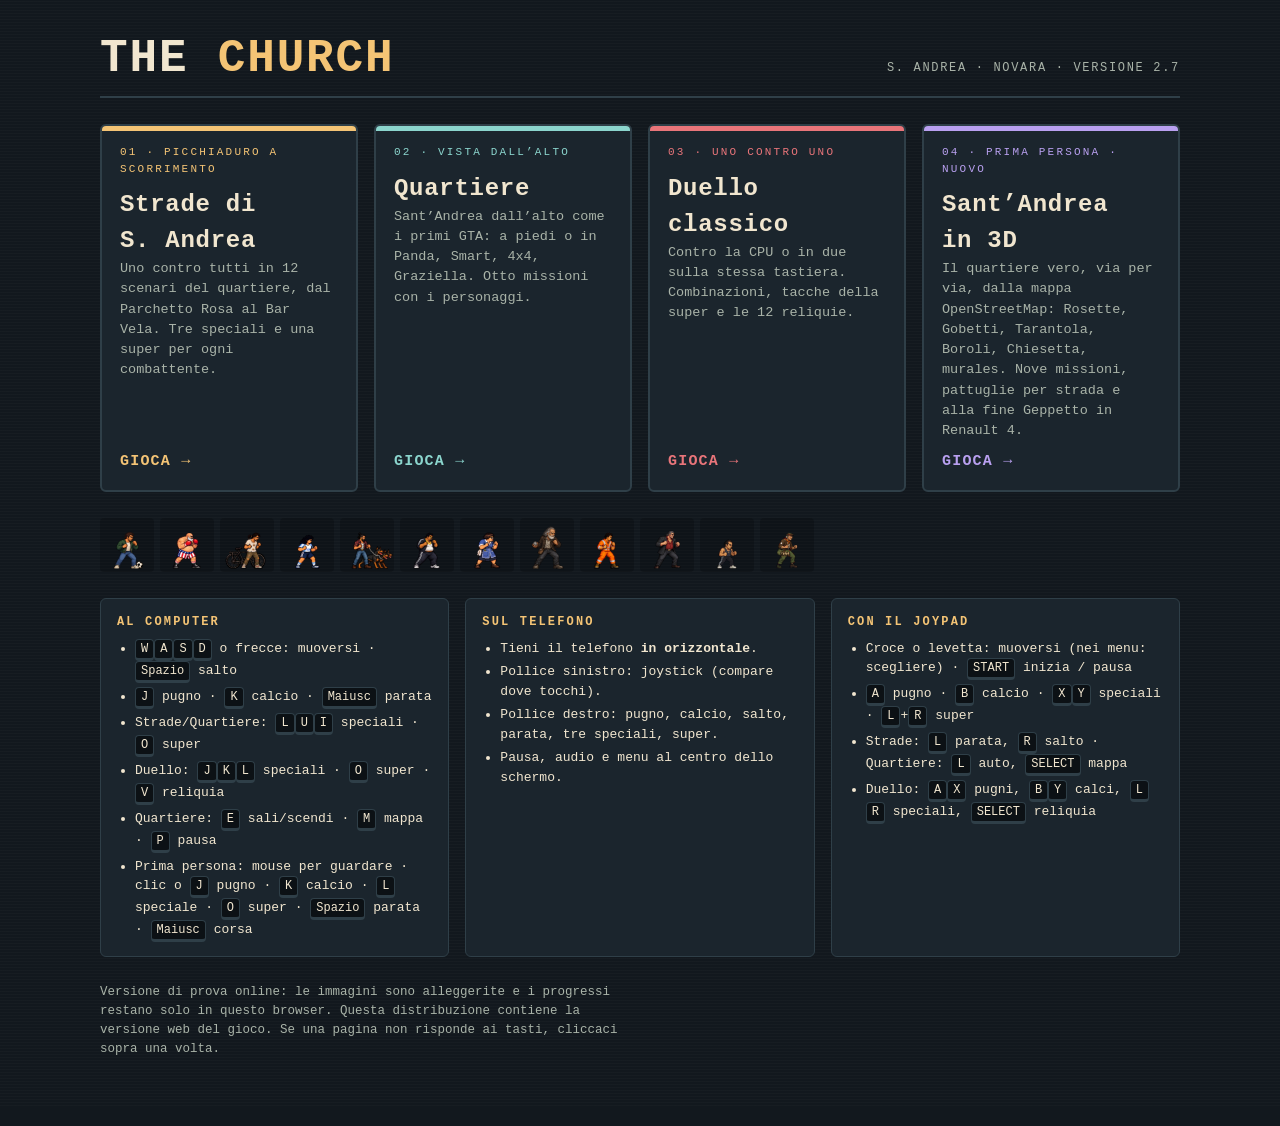
<file: the-church/index.html>
<!doctype html>
<html lang="it"><head><meta charset="utf-8"><meta name="viewport" content="width=device-width,initial-scale=1,viewport-fit=cover"><link rel="manifest" href="manifest.webmanifest"><meta name="mobile-web-app-capable" content="yes"><meta name="apple-mobile-web-app-capable" content="yes"><meta name="apple-mobile-web-app-status-bar-style" content="black-translucent"><meta name="apple-mobile-web-app-title" content="The Church"><link rel="apple-touch-icon" href="assets/icon-180.png">
<title>The Church 2.7</title>
<meta name="claude:viewport-fit-sides" content="cover">
<style>
:root{
  --bg:#12181e;--panel:#1b252d;--line:#2f3f48;--fg:#f1e6cf;--muted:#a9b3a8;
  --gold:#f4c475;--teal:#8bd5cd;--rose:#e9757a;--ink:#0c1115;
  color-scheme:dark;
}
*{box-sizing:border-box}
body{background:var(--bg);color:var(--fg);font:15px/1.5 ui-monospace,"SF Mono",Menlo,Consolas,monospace;
  padding-left:max(16px,env(safe-area-inset-left,0px));padding-right:max(16px,env(safe-area-inset-right,0px));padding-block:28px 40px;
  background-image:repeating-linear-gradient(0deg,#ffffff05 0 1px,transparent 1px 3px)}
.wrap{max-width:1080px;margin:0 auto;display:grid;gap:26px}
header{display:flex;flex-wrap:wrap;align-items:baseline;justify-content:space-between;gap:8px 20px;border-bottom:2px solid var(--line);padding-bottom:14px}
h1{margin:0;font-size:clamp(28px,6vw,46px);letter-spacing:.04em;line-height:1}
h1 b{color:var(--gold)}
.sub{color:var(--muted);font-size:12px;letter-spacing:.14em;text-transform:uppercase}
.modes{display:grid;grid-template-columns:repeat(auto-fit,minmax(250px,1fr));gap:16px}
a.mode{display:grid;grid-template-rows:auto 1fr auto;gap:10px;min-width:0;text-decoration:none;color:var(--fg);
  background:var(--panel);border:2px solid var(--line);border-radius:6px;padding:18px 18px 16px;position:relative;overflow:hidden;
  transition:transform .12s,border-color .12s}
a.mode:hover,a.mode:focus-visible,html.pad a.mode:focus{transform:translateY(-3px);border-color:var(--c);outline:none}
a.mode::before{content:"";position:absolute;inset:0 0 auto;height:5px;background:var(--c)}
.mode .num{font-size:11px;letter-spacing:.2em;color:var(--c)}
.mode h2{margin:0;font-size:24px;letter-spacing:.03em;text-wrap:balance}
.mode p{margin:0;color:var(--muted);font-size:13.5px}
.mode .go{font-weight:bold;color:var(--c);letter-spacing:.08em}
.strade{--c:var(--gold)} .quart{--c:var(--teal)} .duel{--c:var(--rose)} .fps{--c:#b9a0f0}
.faces{display:flex;gap:6px;flex-wrap:wrap}
.faces img{width:54px;height:54px;object-fit:cover;object-position:0 0;border-radius:4px;background:#0003;image-rendering:auto}
.keys{display:grid;grid-template-columns:repeat(auto-fit,minmax(300px,1fr));gap:16px}
.box{background:var(--panel);border:1px solid var(--line);border-radius:6px;padding:14px 16px;min-width:0}
.box h3{margin:0 0 8px;font-size:12px;letter-spacing:.18em;text-transform:uppercase;color:var(--gold)}
.box ul{margin:0;padding-left:18px;display:grid;gap:4px;font-size:13px}
kbd{display:inline-block;min-width:1.6em;text-align:center;padding:0 5px;border:1px solid var(--line);border-bottom-width:3px;border-radius:4px;background:var(--ink);font:inherit;font-size:12px}
.note{color:var(--muted);font-size:12.5px;max-width:72ch;margin:0}
</style>

<div class="wrap">
  <header>
    <h1>THE <b>CHURCH</b></h1>
    <span class="sub">S. Andrea · Novara · versione 2.7</span>
  </header>

  <div class="modes">
    <a class="mode strade" href="strade.html">
      <span class="num">01 · PICCHIADURO A SCORRIMENTO</span>
      <div><h2>Strade di S. Andrea</h2><p>Uno contro tutti in 12 scenari del quartiere, dal Parchetto Rosa al Bar Vela. Tre speciali e una super per ogni combattente.</p></div>
      <span class="go">GIOCA →</span>
    </a>
    <a class="mode quart" href="quartiere.html">
      <span class="num">02 · VISTA DALL’ALTO</span>
      <div><h2>Quartiere</h2><p>Sant’Andrea dall’alto come i primi GTA: a piedi o in Panda, Smart, 4x4, Graziella. Otto missioni con i personaggi.</p></div>
      <span class="go">GIOCA →</span>
    </a>
    <a class="mode duel" href="duelli.html">
      <span class="num">03 · UNO CONTRO UNO</span>
      <div><h2>Duello classico</h2><p>Contro la CPU o in due sulla stessa tastiera. Combinazioni, tacche della super e le 12 reliquie.</p></div>
      <span class="go">GIOCA →</span>
    </a>
    <a class="mode fps" href="fps.html">
      <span class="num">04 · PRIMA PERSONA · NUOVO</span>
      <div><h2>Sant’Andrea in 3D</h2><p>Il quartiere vero, via per via, dalla mappa OpenStreetMap: Rosette, Gobetti, Tarantola, Boroli, Chiesetta, murales. Nove missioni, pattuglie per strada e alla fine Geppetto in Renault 4.</p></div>
      <span class="go">GIOCA →</span>
    </a>
  </div>

  <div class="faces" aria-hidden="true" id="faces"></div>

  <div class="keys">
    <div class="box">
      <h3>Al computer</h3>
      <ul>
        <li><kbd>W</kbd><kbd>A</kbd><kbd>S</kbd><kbd>D</kbd> o frecce: muoversi · <kbd>Spazio</kbd> salto</li>
        <li><kbd>J</kbd> pugno · <kbd>K</kbd> calcio · <kbd>Maiusc</kbd> parata</li>
        <li>Strade/Quartiere: <kbd>L</kbd><kbd>U</kbd><kbd>I</kbd> speciali · <kbd>O</kbd> super</li>
        <li>Duello: <kbd>J</kbd><kbd>K</kbd><kbd>L</kbd> speciali · <kbd>O</kbd> super · <kbd>V</kbd> reliquia</li>
        <li>Quartiere: <kbd>E</kbd> sali/scendi · <kbd>M</kbd> mappa · <kbd>P</kbd> pausa</li>
        <li>Prima persona: mouse per guardare · clic o <kbd>J</kbd> pugno · <kbd>K</kbd> calcio · <kbd>L</kbd> speciale · <kbd>O</kbd> super · <kbd>Spazio</kbd> parata · <kbd>Maiusc</kbd> corsa</li>
      </ul>
    </div>
    <div class="box">
      <h3>Sul telefono</h3>
      <ul>
        <li>Tieni il telefono <b>in orizzontale</b>.</li>
        <li>Pollice sinistro: joystick (compare dove tocchi).</li>
        <li>Pollice destro: pugno, calcio, salto, parata, tre speciali, super.</li>
        <li>Pausa, audio e menu al centro dello schermo.</li>
      </ul>
    </div>
    <div class="box">
      <h3>Con il joypad</h3>
      <ul>
        <li>Croce o levetta: muoversi (nei menu: scegliere) · <kbd>START</kbd> inizia / pausa</li>
        <li><kbd>A</kbd> pugno · <kbd>B</kbd> calcio · <kbd>X</kbd><kbd>Y</kbd> speciali · <kbd>L</kbd>+<kbd>R</kbd> super</li>
        <li>Strade: <kbd>L</kbd> parata, <kbd>R</kbd> salto · Quartiere: <kbd>L</kbd> auto, <kbd>SELECT</kbd> mappa</li>
        <li>Duello: <kbd>A</kbd><kbd>X</kbd> pugni, <kbd>B</kbd><kbd>Y</kbd> calci, <kbd>L</kbd><kbd>R</kbd> speciali, <kbd>SELECT</kbd> reliquia</li>
      </ul>
    </div>
  </div>

  <p class="note">Versione di prova online: le immagini sono alleggerite e i progressi restano solo in questo browser. Questa distribuzione contiene la versione web del gioco. Se una pagina non risponde ai tasti, cliccaci sopra una volta.</p>
</div>

<script src="gamepad.js"></script>
<script src="ui-extra.js"></script>
<script>
(function(){
  var ids=['mario','american','baggio','maradona','bruce','zulu','luigina','zanfo','ronaldo','gaetano','innominato','geppetto'];
  var box=document.getElementById('faces');
  ids.forEach(function(id){
    var c=document.createElement('canvas');c.width=108;c.height=108;
    c.style.cssText='width:54px;height:54px;border-radius:4px;background:#0003';
    var img=new Image();img.onload=function(){var g=c.getContext('2d');g.drawImage(img,0,0,img.width/4,img.height/4,0,0,108,108);};
    img.src='assets/'+id+'.webp';box.appendChild(c);
  });
})();
</script>

</html>
</file>
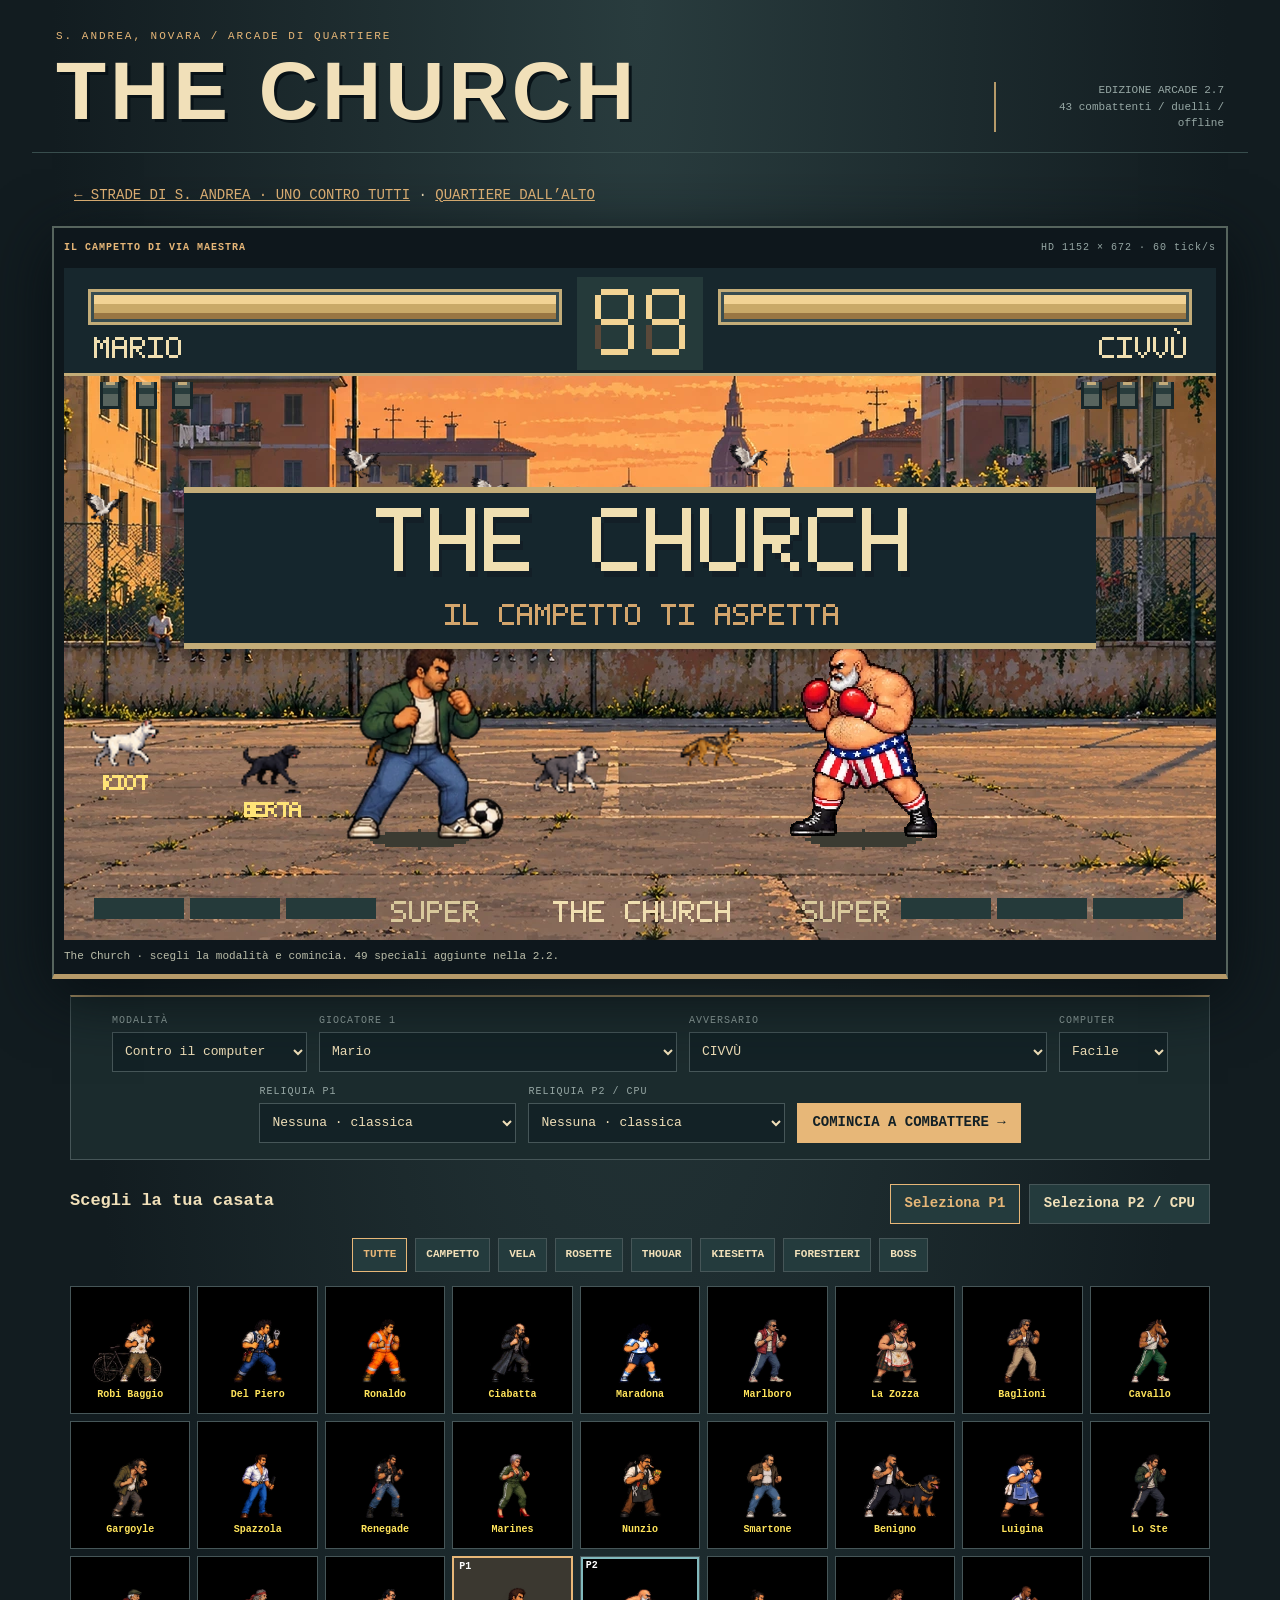
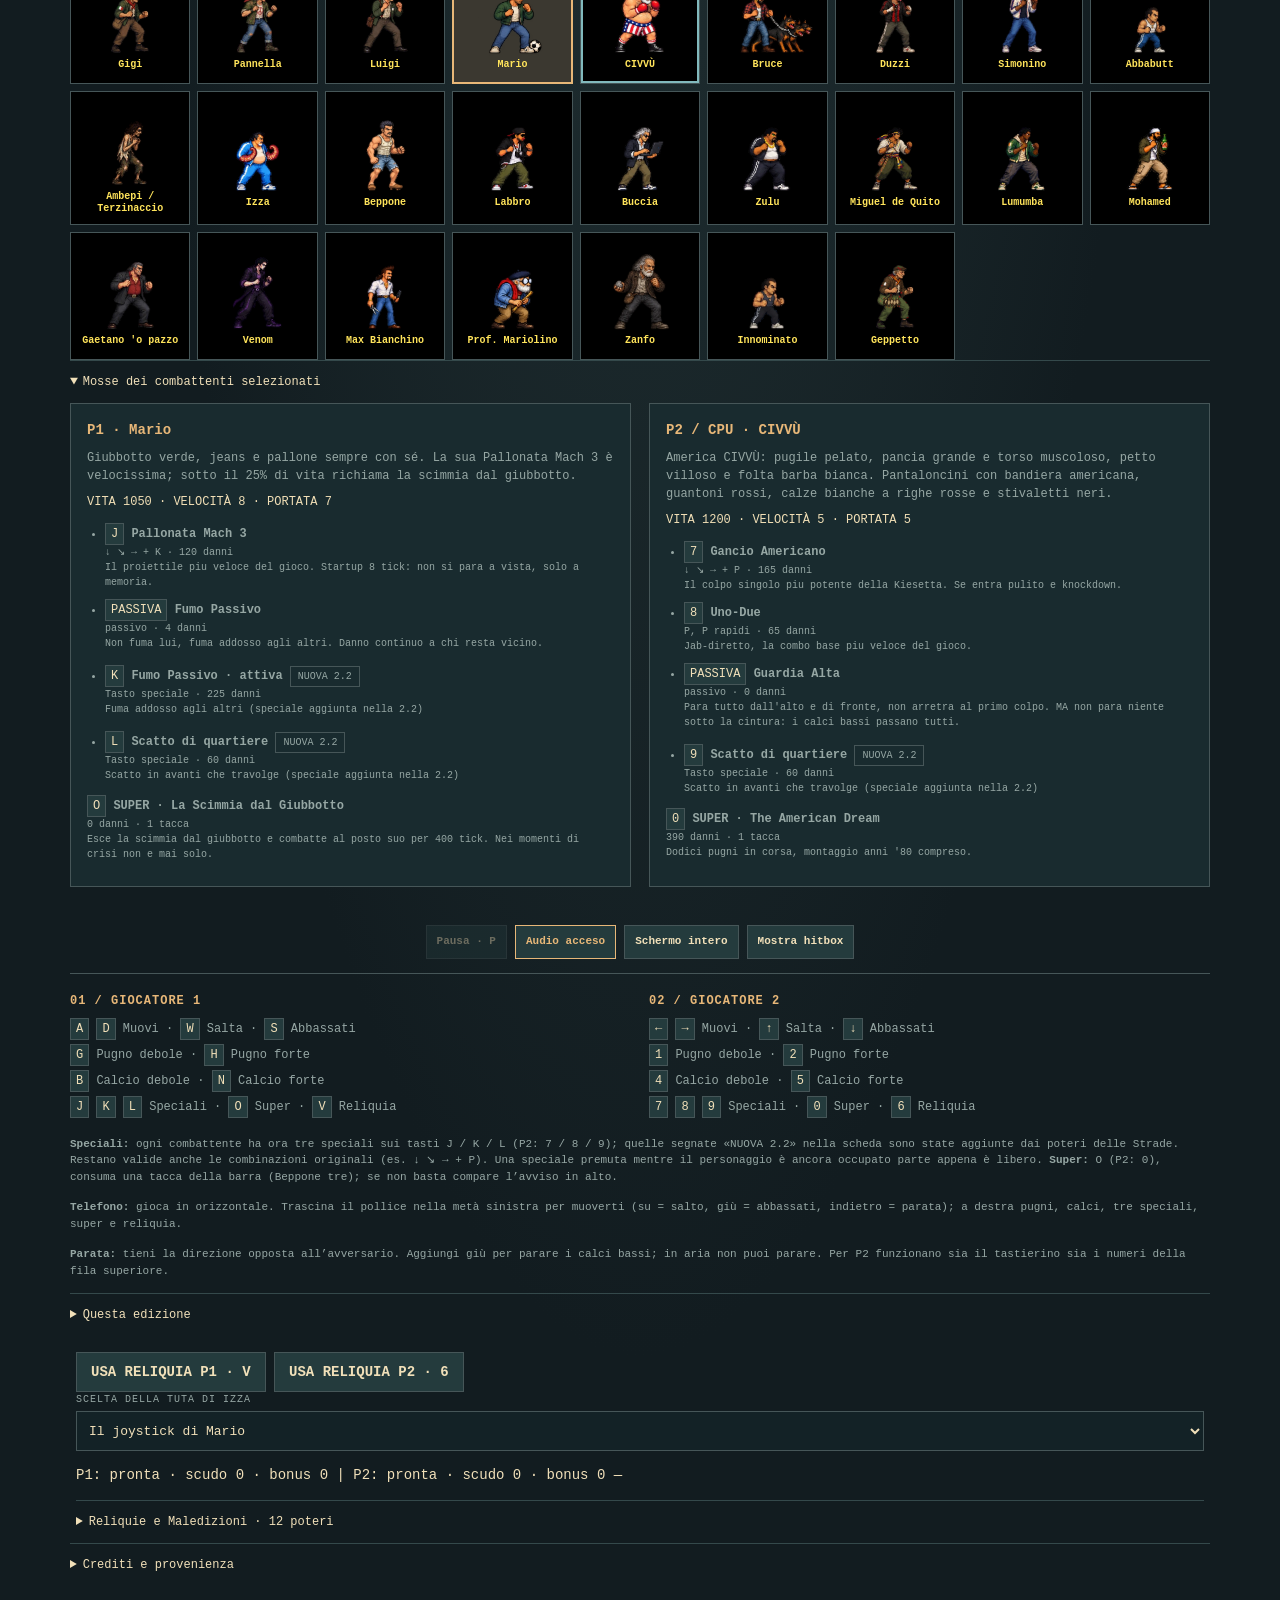
<file: the-church/duelli.html>
<!doctype html>
<html lang="it">
<head><meta charset="utf-8"><meta name="viewport" content="width=device-width,initial-scale=1,viewport-fit=cover,user-scalable=no"><meta name="theme-color" content="#192725"><meta name="mobile-web-app-capable" content="yes"><meta name="apple-mobile-web-app-capable" content="yes"><title>The Church — Arcade</title>
<link rel="stylesheet" href="touch.css">
<style>
:root{color-scheme:dark;--bg:#172421;--panel:#21342e;--ink:#f1dfb6;--muted:#a5af91;--line:#52614c;--orange:#ecab69}*{box-sizing:border-box}body{margin:0;background:var(--bg);color:var(--ink);font:14px/1.5 ui-monospace,Consolas,monospace}button,select{font:inherit}button{cursor:pointer;min-height:40px;padding:8px 14px;border:1px solid var(--line);background:#2d4237;color:var(--ink);font-weight:bold}button:hover{background:#42573f}button:focus-visible,select:focus-visible{outline:3px solid var(--orange);outline-offset:3px}button:disabled{opacity:.4;cursor:default}.primary{background:var(--orange);border-color:var(--orange);color:#1c2926}.primary:hover{background:#f3c593}select{background:#172421;color:var(--ink);border:1px solid var(--line);padding:8px;min-height:40px}[hidden]{display:none!important}header{max-width:1216px;margin:auto;padding:28px 24px 20px;display:flex;justify-content:space-between;align-items:end;gap:20px}.eyebrow{font-size:11px;letter-spacing:3px;color:var(--orange);margin:0 0 5px}h1{font-family:Impact,'Arial Narrow',sans-serif;letter-spacing:1px;font-size:clamp(29px,4vw,50px);line-height:1;margin:0;font-weight:900}h1 span{color:var(--orange)}header small{text-align:right;color:var(--muted);font-size:11px;max-width:230px}main{padding:0 16px 30px}.cabinet{position:relative;background:#101b19;border:1px solid var(--line);width:fit-content;max-width:100%;margin:auto;padding:10px 10px 0;overflow:auto;box-shadow:0 12px 40px #0b1516}.cabinet:fullscreen{width:100%;height:100%;display:flex;flex-direction:column;justify-content:center;align-items:center;background:#101b19}.screenbar{display:flex;justify-content:space-between;color:var(--muted);font-size:10px;letter-spacing:1px;gap:16px;margin:0 0 8px}.screenbar strong{color:var(--orange)}canvas{display:block;image-rendering:auto;width:768px;height:448px;outline:none;touch-action:none}#status{min-height:34px;padding:8px 0;font-size:11px;color:var(--muted);max-width:1152px}.below{max-width:1152px;margin:16px auto 0}#setup{display:flex;gap:12px;align-items:end;justify-content:center;flex-wrap:wrap;background:var(--panel);border:1px solid var(--line);padding:16px}label{display:flex;flex-direction:column;gap:4px;font-size:10px;letter-spacing:1px;color:var(--muted)}label select{font-size:13px;letter-spacing:0;color:var(--ink)}.toolbar{display:flex;gap:8px;justify-content:center;flex-wrap:wrap;margin:14px 0}.toolbar button{font-size:11px;min-height:34px;padding:6px 10px}#result{text-align:center;background:var(--panel);border:1px solid var(--orange);padding:15px;margin:12px 0}h2{font-size:20px;margin:0 0 6px}#result-line{margin:0 0 14px;color:var(--muted)}.controls{display:grid;grid-template-columns:1fr 1fr;gap:18px;border-top:1px solid var(--line);padding-top:18px}.controls h3{font-size:12px;color:var(--orange);letter-spacing:1px;margin:0 0 8px}.controls p{font-size:12px;margin:4px 0;color:var(--muted)}kbd{display:inline-block;padding:1px 5px;border:1px solid var(--line);background:#2b4035;color:var(--ink);font:inherit}.note{color:var(--muted);font-size:11px;margin:14px 0}details{font-size:12px;color:var(--muted);border-top:1px solid var(--line);padding:12px 0}summary{cursor:pointer;color:var(--ink)}details p{max-width:900px}pre{white-space:pre-wrap;font-size:10px}a{color:var(--orange)}#error{background:#643d36;padding:18px}.tag{display:inline-block;border:1px solid var(--line);padding:2px 7px;font-size:10px;margin-top:6px;color:var(--muted)}@media(max-width:650px){header{padding:22px 16px 16px}header small{display:none}.controls{grid-template-columns:1fr}.cabinet{padding:4px 4px 0}.screenbar{font-size:8px}main{padding-left:6px;padding-right:6px}}

:root{--bg:#121c20;--panel:#1c2c30;--ink:#f1e0b9;--muted:#96a7a4;--line:#465658;--orange:#e7b778}body{background:radial-gradient(ellipse at 50% 0,#293c3e 0,#121c20 65%)}header{border-bottom:1px solid #384d4d;margin-bottom:22px}h1{font-size:clamp(44px,7vw,82px);letter-spacing:4px;text-shadow:3px 3px 0 #081217}h1 span{color:#f1e0b9}.eyebrow{color:#e7b778;letter-spacing:2px}.cabinet{border:2px solid #56645d;border-bottom:5px solid #b69a69;background:#0e171c;box-shadow:0 16px 60px #080f13}.screenbar{padding:2px 0 5px}#setup{border-top:2px solid #c3a571;background:#1b2b2d}button{background:#243b3d}button:hover{background:#3b5350}.primary{color:#142126;background:#e7b778}.primary:hover{background:#f1d09c}.controls h3{color:#e7b778}kbd{background:#243b3d}select{background:#132226}#status{color:#bbbeaa}.below{padding:0 6px}header small{border-left:2px solid #b69a69;padding-left:14px}#result{background:#172a2f}details{border-color:#34494b}
.roster-heading{display:flex;justify-content:space-between;align-items:center;gap:12px;margin:24px 0 10px}.roster-heading h2{font-size:17px}.roster{display:grid;grid-template-columns:repeat(auto-fill,minmax(108px,1fr));gap:7px}.fighter-tile{position:relative;padding:3px 4px 8px;min-height:128px;background:#000;color:#ffe45b;font-size:10px;line-height:1.25}.portrait{height:96px;width:96px;display:block;margin:auto;background-size:384px 384px;background-position:0 0;image-rendering:auto}.fighter-tile[data-p1="true"]{border:2px solid #e7b778;background:#3b3830}.fighter-tile[data-p2="true"]{box-shadow:inset 0 0 0 2px #81b9bd}.fighter-tile em{position:absolute;top:3px;left:5px;font-style:normal;color:#fff}.move-cards{display:grid;grid-template-columns:1fr 1fr;gap:18px;margin:12px 0}.move-card{padding:16px;background:#192b2f;border:1px solid var(--line)}.move-card h3{margin:0 0 8px;color:var(--orange)}.move-card p{margin:8px 0}.move-card ul{padding-left:18px}.move-card li{margin:9px 0}.move-card small{display:block;line-height:1.5}.stat-strip{color:#f1dfb6}.toolbar button[aria-pressed="true"],.roster-heading button[aria-pressed="true"]{border-color:#e7b778;color:#e7b778}@media(max-width:650px){.move-cards{grid-template-columns:1fr}.roster-heading{display:block}.roster{grid-template-columns:repeat(3,1fr)}}
/* 2.2 — telefono in orizzontale: lo schermo di gioco occupa tutto */
.tc-relic{width:calc(var(--b)*.7);height:calc(var(--b)*.7);right:calc(var(--b)*2.5);bottom:calc(var(--b)*2.55);background:#6b5a2bb8;border-color:#f2d394aa}
.tc-lp{width:calc(var(--b)*1.05);height:calc(var(--b)*1.05);right:calc(var(--b)*1.15);bottom:0;background:#bb584bb8;border-color:#ffc9a9c9}
.tc-hp{width:calc(var(--b)*.9);height:calc(var(--b)*.9);right:0;bottom:calc(var(--b)*.15);background:#8f3e35c0;border-color:#ffc9a9c9}
.tc-lk{width:calc(var(--b)*.9);height:calc(var(--b)*.9);right:calc(var(--b)*2.3);bottom:0;background:#94703ab0;border-color:#f9d494a8}
.tc-hk{width:calc(var(--b)*.9);height:calc(var(--b)*.9);right:calc(var(--b)*2.35);bottom:calc(var(--b)*1.0);background:#7a5a2cc0;border-color:#f9d494a8}
.tc-btn.sp.tc-special1{right:calc(var(--b)*1.2);bottom:calc(var(--b)*1.15)}
.tc-btn.sp.tc-special2{right:calc(var(--b)*.12);bottom:calc(var(--b)*1.2)}
.tc-btn.sp.tc-special3{right:calc(var(--b)*1.3);bottom:calc(var(--b)*2.15)}
.tc-btn.sup{right:calc(var(--b)*.1);bottom:calc(var(--b)*2.2)}
html.phone-ui.playing,html.phone-ui.playing body{height:var(--vh,100vh);overflow:hidden;overscroll-behavior:none}
html.phone-ui.playing header,html.phone-ui.playing nav,html.phone-ui.playing .below>*:not(#result),html.phone-ui.playing #status{display:none!important}
html.phone-ui.playing main{padding:0}
html.phone-ui.playing .cabinet{position:fixed;inset:0;z-index:100;margin:0;padding:0;border:0;width:100%;max-width:none;display:flex;align-items:center;justify-content:center;background:#000;overflow:hidden}
html.phone-ui.playing .cabinet canvas{width:100%!important;height:100%!important;object-fit:contain}
html.phone-ui.playing .screenbar{display:none}
html.phone-ui.playing #result{position:fixed;left:50%;top:50%;transform:translate(-50%,-50%);z-index:150;max-width:92vw}
html.phone-ui.playing .tc-top{top:auto;bottom:max(4px,env(safe-area-inset-bottom))}
html.phone-ui header{padding:10px 14px}html.phone-ui h1{font-size:30px}
/* 2.2 telefono, menu: prima i comandi per iniziare, niente anteprima grande */
html.phone-ui:not(.playing) header{display:none}
html.phone-ui:not(.playing) nav{margin:0!important;padding:6px 10px!important;font-size:11px}
html.phone-ui:not(.playing) .cabinet{position:absolute!important;left:-9999px;width:1px;height:1px;overflow:hidden}
html.phone-ui:not(.playing) main{padding:4px 8px}
html.phone-ui:not(.playing) .below{margin-top:4px}
html.phone-ui:not(.playing) #setup{padding:8px;gap:6px 8px;justify-content:flex-start}
html.phone-ui:not(.playing) #setup label{font-size:9px}
html.phone-ui:not(.playing) #setup select{padding:5px 6px;font-size:12px;min-height:34px}
html.phone-ui:not(.playing) #start{min-height:42px;font-size:13px;flex:1 1 100%;order:-1}
html.phone-ui:not(.playing) .roster{grid-template-columns:repeat(auto-fill,minmax(78px,1fr))!important;gap:5px!important}
html.phone-ui:not(.playing) .fighter-tile{min-height:92px}
html.phone-ui:not(.playing) .roster-heading{margin:10px 0 6px}
</style><link rel="manifest" href="manifest.webmanifest"><meta name="mobile-web-app-capable" content="yes"><meta name="apple-mobile-web-app-capable" content="yes"><meta name="apple-mobile-web-app-status-bar-style" content="black-translucent"><meta name="apple-mobile-web-app-title" content="The Church"><link rel="apple-touch-icon" href="assets/icon-180.png"><meta name="theme-color" content="#000000"></head><body>
<header><div><p class="eyebrow">S. ANDREA, NOVARA / ARCADE DI QUARTIERE</p><h1>THE <span>CHURCH</span></h1></div><small>EDIZIONE ARCADE 2.7<br><span data-roster-count>41</span> combattenti / duelli / offline</small></header>
<nav style="max-width:1152px;margin:10px auto;padding:10px"><a href="strade.html">← STRADE DI S. ANDREA · UNO CONTRO TUTTI</a> · <a href="quartiere.html">QUARTIERE DALL’ALTO</a></nav><main><div id="error" role="alert" hidden></div><section class="cabinet" id="cabinet" aria-label="Schermo di gioco"><div class="screenbar"><strong>IL CAMPETTO DI VIA MAESTRA</strong><span id="scale">1152 × 672 · 60 tick/s</span></div><canvas id="arena" width="1152" height="672" tabindex="0" aria-label="Arena. Giocatore 1: WASD, G H B N, speciali J K L, super O. Giocatore 2: frecce, tastierino 1 2 4 5, speciali 7 8 9, super 0. P per pausa.">Il browser deve supportare Canvas 2D e JavaScript.</canvas><div id="status" role="status">Scegli la modalità e comincia.</div>
<div class="tc-top"><button id="tpause" aria-label="Pausa">II</button><button id="tsound" aria-label="Audio">×♪</button><button id="tmenu" aria-label="Torna al menu">MENU</button></div>
<div class="rotate" aria-live="polite"><div><b>↻</b><p>Ruota il telefono in orizzontale</p><small>Joystick a sinistra, mosse a destra.</small></div></div></section>
<div class="below"><section id="setup" aria-label="Nuova partita"><label>MODALITÀ<select id="mode"><option value="cpu">Contro il computer</option><option value="versus">Due giocatori locali</option></select></label><label>GIOCATORE 1<select id="fighter"><option value="mario">Mario</option><option value="american">Christian “American”</option></select></label><label>AVVERSARIO<select id="opponent"></select></label><label>COMPUTER<select id="difficulty"><option value="facile">Facile</option><option value="normale">Normale</option><option value="difficile">Difficile</option></select></label><label>RELIQUIA P1<select id="relic-p1"></select></label><label>RELIQUIA P2 / CPU<select id="relic-p2"></select></label><button id="start" class="primary" disabled>CARICAMENTO GRAFICA…</button></section>
<section id="selection"><div class="roster-heading"><h2>Scegli la tua casata</h2><div><button id="pick-p1" aria-pressed="true">Seleziona P1</button> <button id="pick-p2" aria-pressed="false">Seleziona P2 / CPU</button></div></div><div id="houses" class="toolbar"></div><div id="roster" class="roster"></div></section><details id="moves-panel" open><summary>Mosse dei combattenti selezionati</summary><div id="move-cards" class="move-cards"></div></details>
<section id="result" hidden><h2 id="result-title"></h2><p id="result-line"></p><button id="next" class="primary">Round successivo · Invio</button> <button id="result-menu">Torna al menu</button></section>
<div class="toolbar"><button id="pause" disabled>Pausa · P</button><button id="menu" hidden>Menu</button><button id="audio" aria-pressed="false">Audio spento</button><button id="fullscreen">Schermo intero</button><button id="boxes" aria-pressed="false">Mostra hitbox</button></div>
<div class="controls"><section><h3>01 / GIOCATORE 1</h3><p><kbd>A</kbd> <kbd>D</kbd> Muovi · <kbd>W</kbd> Salta · <kbd>S</kbd> Abbassati</p><p><kbd>G</kbd> Pugno debole · <kbd>H</kbd> Pugno forte</p><p><kbd>B</kbd> Calcio debole · <kbd>N</kbd> Calcio forte</p><p><kbd>J</kbd> <kbd>K</kbd> <kbd>L</kbd> Speciali · <kbd>O</kbd> Super · <kbd>V</kbd> Reliquia</p></section><section><h3>02 / GIOCATORE 2</h3><p><kbd>←</kbd> <kbd>→</kbd> Muovi · <kbd>↑</kbd> Salta · <kbd>↓</kbd> Abbassati</p><p><kbd>1</kbd> Pugno debole · <kbd>2</kbd> Pugno forte</p><p><kbd>4</kbd> Calcio debole · <kbd>5</kbd> Calcio forte</p><p><kbd>7</kbd> <kbd>8</kbd> <kbd>9</kbd> Speciali · <kbd>0</kbd> Super · <kbd>6</kbd> Reliquia</p></section></div>
<p class="note"><strong>Speciali:</strong> ogni combattente ha ora tre speciali sui tasti J / K / L (P2: 7 / 8 / 9); quelle segnate «NUOVA 2.2» nella scheda sono state aggiunte dai poteri delle Strade. Restano valide anche le combinazioni originali (es. ↓ ↘ → + P). Una speciale premuta mentre il personaggio è ancora occupato parte appena è libero. <strong>Super:</strong> O (P2: 0), consuma una tacca della barra (Beppone tre); se non basta compare l’avviso in alto.</p>
<p class="note"><strong>Telefono:</strong> gioca in orizzontale. Trascina il pollice nella metà sinistra per muoverti (su = salto, giù = abbassati, indietro = parata); a destra pugni, calci, tre speciali, super e reliquia.</p>
<p class="note"><strong>Parata:</strong> tieni la direzione opposta all’avversario. Aggiungi giù per parare i calci bassi; in aria non puoi parare. Per P2 funzionano sia il tastierino sia i numeri della fila superiore.</p>
<details><summary>Questa edizione</summary><p>Versione 2.2 del Duello (motore 1.2.0). Tutti i <span data-roster-count>41</span> combattenti sono selezionabili per entrambi i giocatori, anche contro il computer. Ogni personaggio dispone di statistiche, tre speciali, super e abilità proprie. Match al meglio di tre round, parate alte e basse, parate perfette e comandi specchiati.</p><p>Le super consumano una tacca (1.000 punti); quella di Beppone ne richiede tre. Mario richiama automaticamente la scimmia sotto il 25% di vita, una volta per round. La barra persiste fra i round. Tutti i personaggi sono sbloccati in questa edizione dedicata ai duelli.</p><p>Si gioca nel Campetto: la spinta di Gaetano infligge danno e respinge, senza eliminazione fuori dal campo. Gli oggetti e il percorso arcade a tappe non sono inclusi. Il campetto ospita Riot, Berta, Sauron, Tyson, Tom e Gerry e dieci ibis del Nilo.</p></details>
<section id="relic-hud" class="below"><button id="relic-use">USA RELIQUIA P1 · V</button> <button id="relic-use2">USA RELIQUIA P2 · 6</button><label>SCELTA DELLA TUTA DI IZZA<select id="relic-choice"></select></label><p id="relic-status" aria-live="polite"></p><details><summary>Reliquie e Maledizioni · 12 poteri</summary><p>Una reliquia per round. Le OMEGA si usano una volta per match e costano 3000 Super. Cavallo richiede 20 secondi. V per P1, 6 per P2. Le ricariche sostituiscono la pesca del gioco da tavolo. Gli stordimenti delle reliquie durano 1 secondo con 3 secondi successivi di protezione da altri stordimenti delle reliquie. Seleziona Nessuna per la modalità classica.</p><div id="relic-catalog"></div></details></section><details><summary>Crediti e provenienza</summary><p>Concept, quartiere, personaggi e specifiche: materiali forniti dall’autore del progetto S. Andrea Fighters. Riferimento: <a href="https://github.com/francescodisa/antropocene-game-" target="_blank" rel="noopener noreferrer">Antropocene di Francesco D’Isa</a>, revisione e8e5ee5. Dal codice originale sono adattate le utilità di disegno dei rettangoli e sintesi audio. Il motore 1 contro 1, la grafica del campetto e i combattenti sono nuovi. Sprite e fondale sono stati creati con generazione di immagini e preparati per la risoluzione del gioco. Nessuna immagine di Antropocene è riutilizzata. Comandi touch della 2.2 ispirati a <a href="https://github.com/francescodisa/je-suis-maranza" target="_blank" rel="noopener noreferrer">Je suis Maranza</a>.</p><p>Licenza Apache 2.0 del codice di riferimento: vedi LICENSE-ANTROPOCENE.txt e LICENSE-MARANZA.txt nella cartella del gioco.</p></details>
</div></main>
<script src="roster.js"></script><script src="names.js"></script><script src="powers.js"></script><script src="potenti.js"></script><script src="horse.js"></script><script src="touch.js"></script><script src="hd.js"></script><script src="gamepad.js"></script>
<script src="sfx-data.js"></script>
<script src="music-data.js"></script>
<script src="sfx.js"></script><script src="duelli-engine.js"></script><script src="duelli-extra.js"></script><script src="duelli-render.js"></script><script src="duelli-main.js"></script>
<script src="ui-extra.js"></script></body></html>
</file>
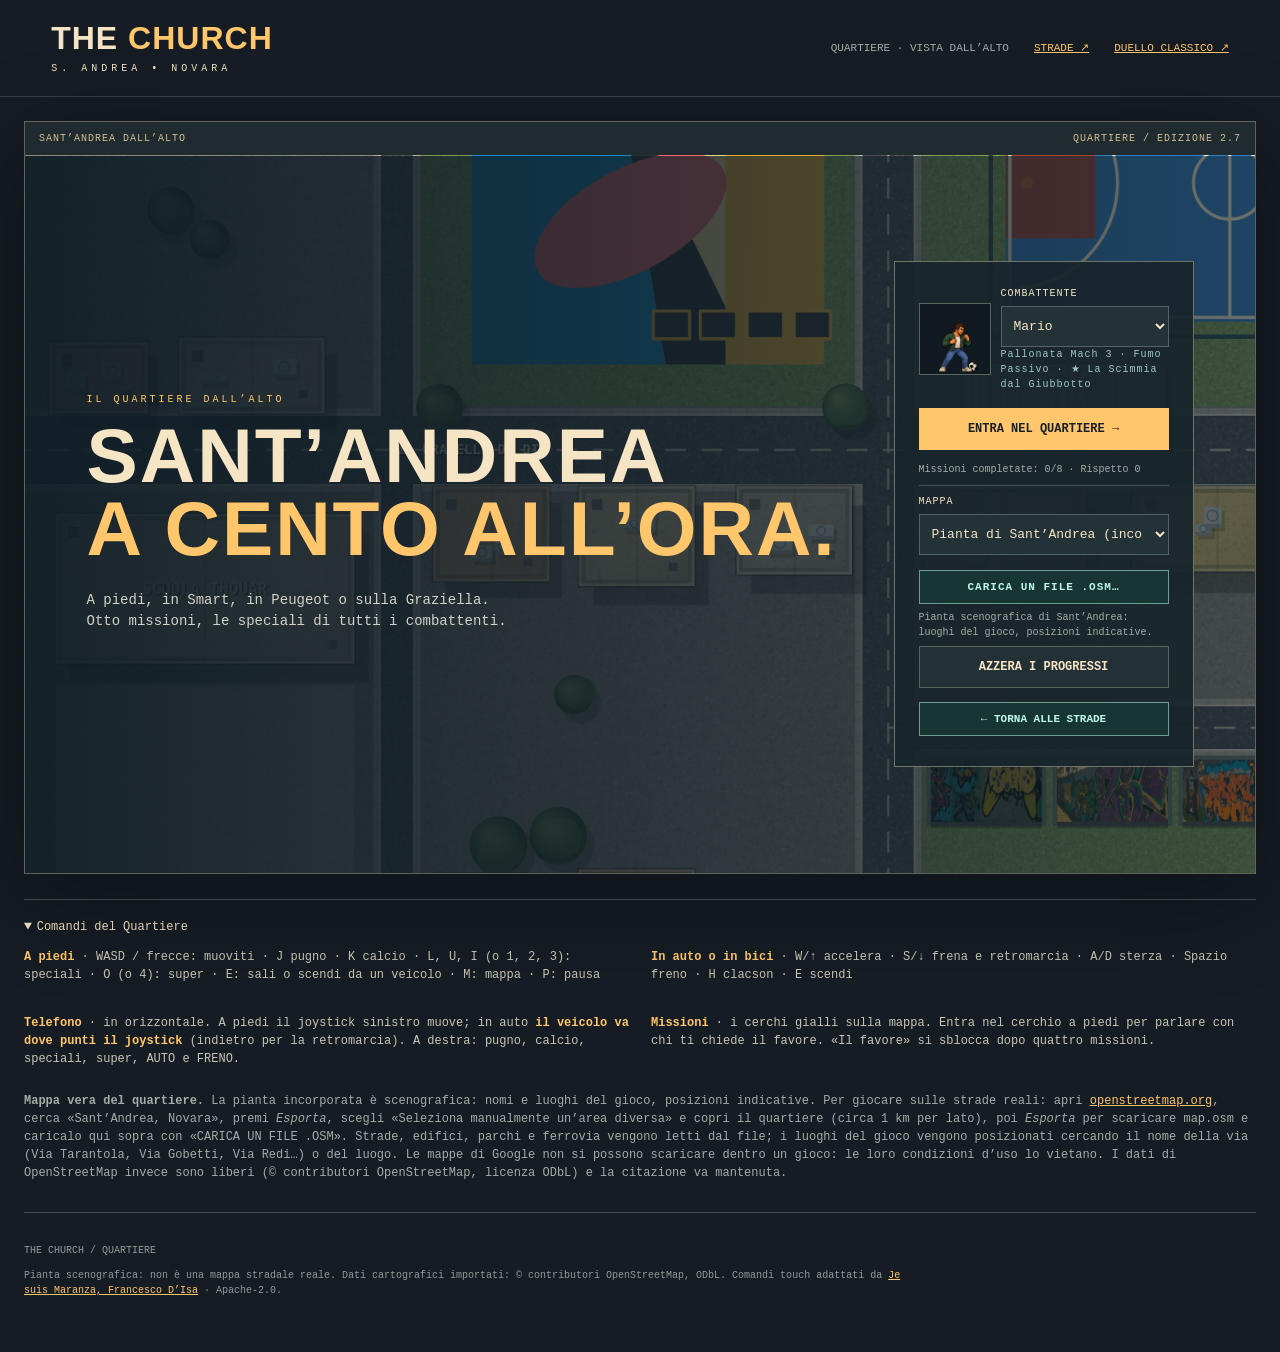
<file: the-church/quartiere.html>
<!doctype html><html lang="it"><head><meta charset="utf-8"><meta name="viewport" content="width=device-width,initial-scale=1,viewport-fit=cover,user-scalable=no"><meta name="theme-color" content="#151c23"><meta name="mobile-web-app-capable" content="yes"><meta name="apple-mobile-web-app-capable" content="yes"><title>The Church • Quartiere</title><link rel="stylesheet" href="streets.css"><link rel="stylesheet" href="touch.css">
<style>
.tc-top{top:auto;bottom:max(8px,env(safe-area-inset-bottom));left:50%;right:auto;transform:translateX(-50%)}
html.phone-ui .qmenu .menutitle h1{font-size:clamp(20px,7vh,34px)}html.phone-ui .qmenu .menutitle{max-width:42%}
.qchar{display:flex;gap:10px;align-items:center;margin-bottom:10px}
.qchar i{display:block;width:72px;height:72px;flex:0 0 72px;background-size:288px 288px;background-position:0 0;border:1px solid #59655e;background-color:#111a20}
#charkit{font-size:10px;color:#9fc9c4;line-height:1.35}
.maprow{border-top:1px solid #435052;margin-top:8px;padding-top:8px}
.maprow input[type=file]{display:none}
#mapinfo,#progress{display:block;font-size:10px;color:#a5ada9;margin-top:6px}
.qbox{position:absolute;inset:0;z-index:40;display:flex;align-items:center;justify-content:center;background:#0b1217b8;padding:16px}
.qcard{max-width:560px;width:100%;background:#12212af4;border:1px solid var(--gold);padding:20px;display:grid;grid-template-columns:96px 1fr;gap:16px;align-items:start}
.qcard i{width:96px;height:96px;background-size:384px 384px;background-color:#0d161b;border:1px solid #59655e}
.qcard h2{margin:0;font:32px Impact,sans-serif;color:var(--gold);letter-spacing:1px}.qcard p{margin:8px 0;color:#d6d2c2}.qcard .kicker{margin:0}
.qcard .row{grid-column:1/-1;display:flex;gap:8px}.qcard .row button{flex:1}
.qresult{grid-template-columns:1fr;text-align:center}
.legend{display:grid;grid-template-columns:1fr 1fr;gap:6px 22px;font-size:12px;color:#c9c5b5}
.legend b{color:var(--gold)}
html.phone-ui .qcard{padding:12px;gap:10px;grid-template-columns:70px 1fr}html.phone-ui .qcard i{width:70px;height:70px;background-size:280px 280px}html.phone-ui .qcard h2{font-size:24px}html.phone-ui .qcard p{font-size:12px;margin:4px 0}
html.phone-ui .qchar i{width:52px;height:52px;flex-basis:52px;background-size:208px 208px}
html.playing .tc-top{display:flex}
</style><link rel="manifest" href="manifest.webmanifest"><meta name="mobile-web-app-capable" content="yes"><meta name="apple-mobile-web-app-capable" content="yes"><meta name="apple-mobile-web-app-status-bar-style" content="black-translucent"><meta name="apple-mobile-web-app-title" content="The Church"><link rel="apple-touch-icon" href="assets/icon-180.png"><meta name="theme-color" content="#000000"></head><body>
<header><a class="brand" href="index.html">THE <b>CHURCH</b><small>S. ANDREA • NOVARA</small></a><div class="headright"><span>QUARTIERE · VISTA DALL’ALTO</span><a href="strade.html">STRADE ↗</a><a href="duelli.html">DUELLO CLASSICO ↗</a></div></header>
<main><section class="screen" id="screen"><div class="screenlabel"><span>SANT’ANDREA DALL’ALTO</span><span>QUARTIERE / EDIZIONE 2.7</span></div><canvas id="game" width="1152" height="672" tabindex="0" aria-label="Quartiere di Sant'Andrea visto dall'alto. WASD per muoversi o guidare, E per salire in auto, J pugno, L U I speciali, O super, M mappa."></canvas>
<div class="tc-top"><button id="tmap" aria-label="Mappa">MAPPA</button><button id="tpause" aria-label="Pausa">II</button><button id="tsound" aria-label="Audio">×♪</button><button id="tmenu" aria-label="Menu">MENU</button></div>
<div id="menu" class="overlay qmenu"><div class="menutitle"><p class="kicker">IL QUARTIERE DALL’ALTO</p><h1>SANT’ANDREA<br><em>A CENTO ALL’ORA.</em></h1><p>A piedi, in Smart, in Peugeot o sulla Graziella.<br>Otto missioni, le speciali di tutti i combattenti.</p><p class="phone-only kicker">GIOCA IN ORIZZONTALE · JOYSTICK A SINISTRA, MOSSE A DESTRA</p></div>
<div class="menubox"><div class="qchar"><i id="charimg"></i><label style="flex:1;margin:0">COMBATTENTE<select id="char"></select><span id="charkit"></span></label></div>
<button id="start" class="primary" disabled>DISEGNO DEL QUARTIERE…</button><small id="progress"></small>
<div class="maprow"><label>MAPPA<select id="mapsrc"><option value="builtin">Pianta di Sant’Andrea (incorporata)</option><option value="osm">OpenStreetMap (file .osm)</option></select></label><label class="btnlink" for="osmfile">CARICA UN FILE .OSM…</label><input type="file" id="osmfile" accept=".osm,.xml,application/xml,text/xml"><small id="mapinfo"></small></div>
<button id="reset">AZZERA I PROGRESSI</button><a class="btnlink" href="strade.html">← TORNA ALLE STRADE</a></div></div>
<div id="brief" class="qbox" hidden><div class="qcard"><i id="briefportrait"></i><div><p class="kicker">MISSIONE · <span id="briefgiver"></span></p><h2 id="brieftitle"></h2><p id="brieftext"></p></div><div class="row"><button id="briefgo" class="primary">CI STO →</button><button id="briefno">NON ORA</button></div></div></div>
<div id="result" class="qbox" hidden><div class="qcard qresult"><p class="kicker">THE CHURCH · QUARTIERE</p><h2 id="resulttitle"></h2><p id="resulttext"></p><div class="row"><button id="resultok" class="primary">CONTINUA</button></div></div></div>
<div class="rotate" aria-live="polite"><div><b>↻</b><p>Ruota il telefono in orizzontale</p><small>Joystick a sinistra, mosse e auto a destra.</small></div></div>
</section>
<details open><summary>Comandi del Quartiere</summary><div class="legend"><p><b>A piedi</b> · WASD / frecce: muoviti · J pugno · K calcio · L, U, I (o 1, 2, 3): speciali · O (o 4): super · E: sali o scendi da un veicolo · M: mappa · P: pausa</p><p><b>In auto o in bici</b> · W/↑ accelera · S/↓ frena e retromarcia · A/D sterza · Spazio freno · H clacson · E scendi</p><p><b>Telefono</b> · in orizzontale. A piedi il joystick sinistro muove; in auto <b>il veicolo va dove punti il joystick</b> (indietro per la retromarcia). A destra: pugno, calcio, speciali, super, AUTO e FRENO.</p><p><b>Missioni</b> · i cerchi gialli sulla mappa. Entra nel cerchio a piedi per parlare con chi ti chiede il favore. «Il favore» si sblocca dopo quattro missioni.</p></div>
<p><b>Mappa vera del quartiere.</b> La pianta incorporata è scenografica: nomi e luoghi del gioco, posizioni indicative. Per giocare sulle strade reali: apri <a href="https://www.openstreetmap.org/" target="_blank" rel="noopener">openstreetmap.org</a>, cerca «Sant’Andrea, Novara», premi <i>Esporta</i>, scegli «Seleziona manualmente un’area diversa» e copri il quartiere (circa 1 km per lato), poi <i>Esporta</i> per scaricare <code>map.osm</code> e caricalo qui sopra con «CARICA UN FILE .OSM». Strade, edifici, parchi e ferrovia vengono letti dal file; i luoghi del gioco vengono posizionati cercando il nome della via (Via Tarantola, Via Gobetti, Via Redi…) o del luogo. Le mappe di Google non si possono scaricare dentro un gioco: le loro condizioni d’uso lo vietano. I dati di OpenStreetMap invece sono liberi (© contributori OpenStreetMap, licenza ODbL) e la citazione va mantenuta.</p></details>
<footer><p>THE CHURCH / QUARTIERE</p><p>Pianta scenografica: non è una mappa stradale reale. Dati cartografici importati: © contributori OpenStreetMap, ODbL. Comandi touch adattati da <a href="https://github.com/francescodisa/je-suis-maranza">Je suis Maranza, Francesco D’Isa</a> · Apache-2.0.</p></footer></main>
<script src="roster.js"></script><script src="names.js"></script><script src="powers.js"></script><script src="potenti.js"></script><script src="horse.js"></script><script src="touch.js"></script><script src="hd.js"></script><script src="gamepad.js"></script><script src="sfx-data.js"></script><script src="music-data.js"></script><script src="sfx.js"></script><script src="quartiere-map.js"></script><script src="quartiere.js"></script><script src="ui-extra.js"></script></body></html>
</file>
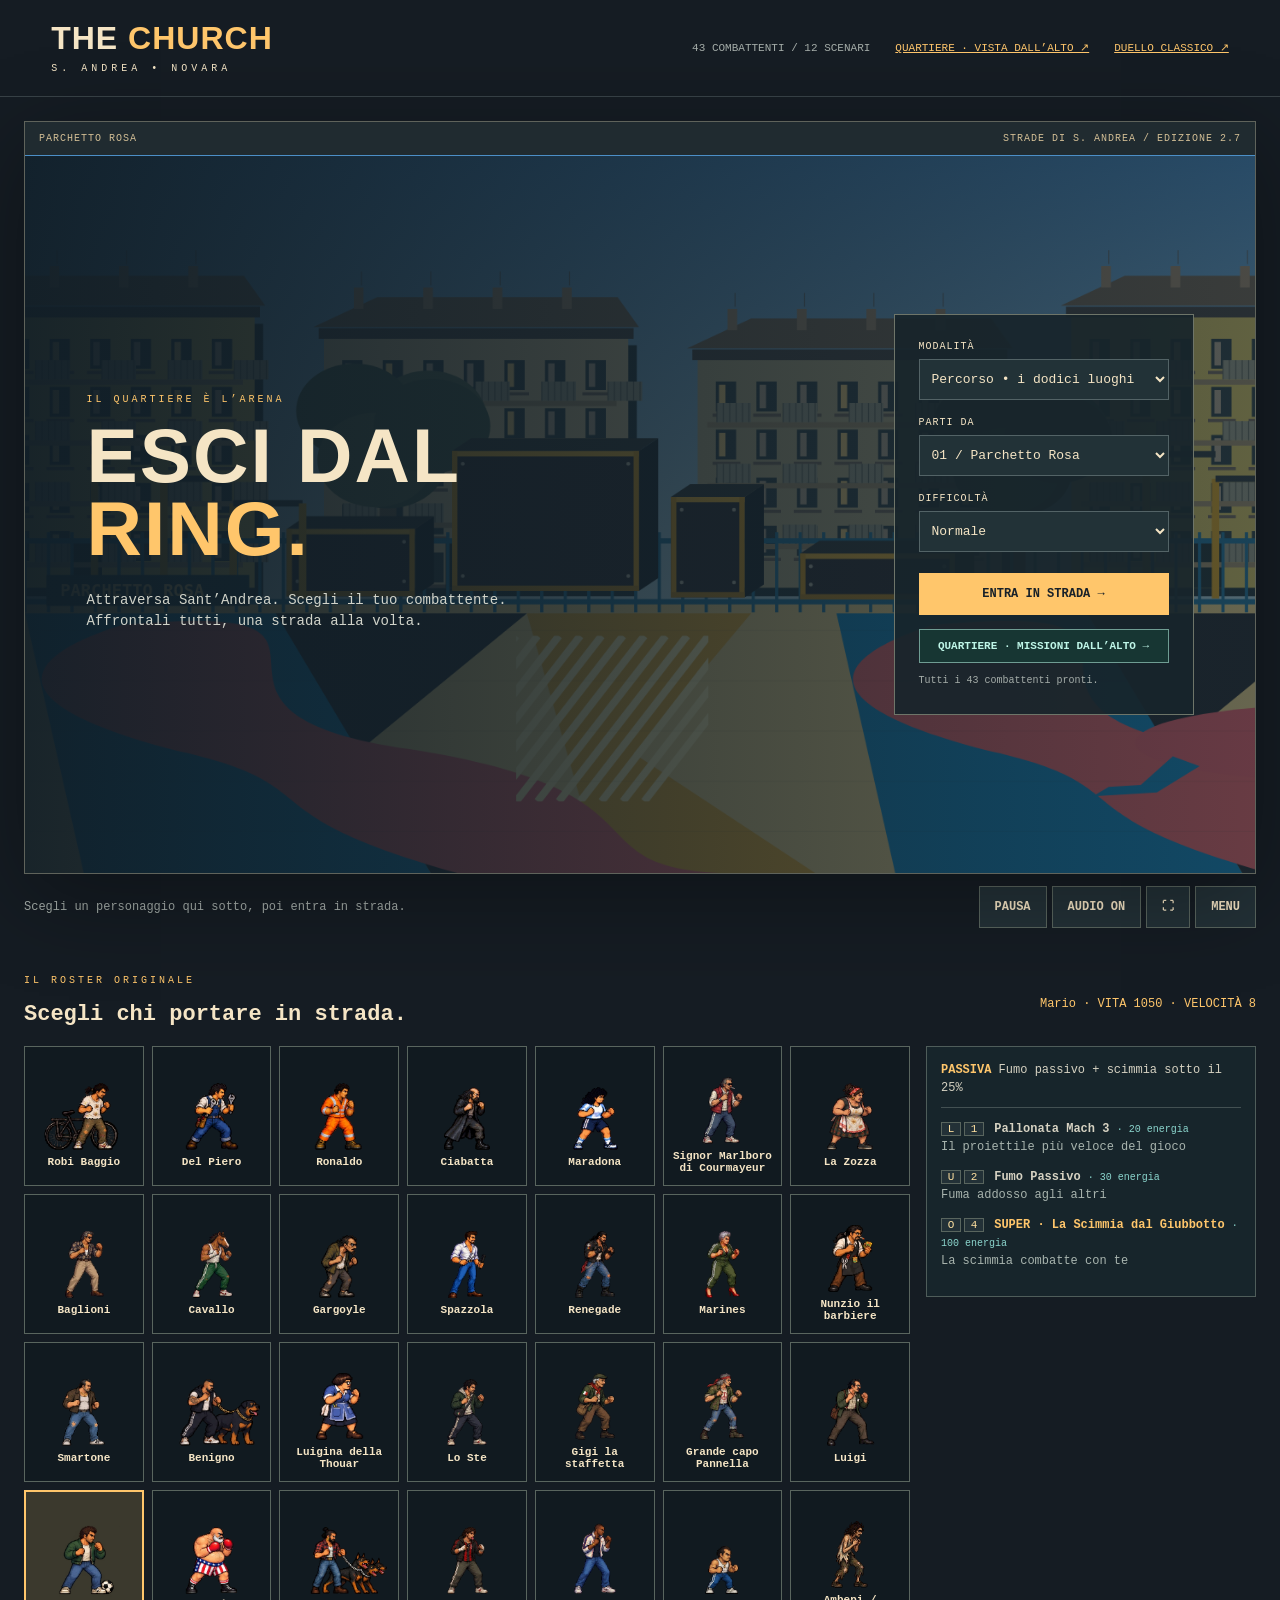
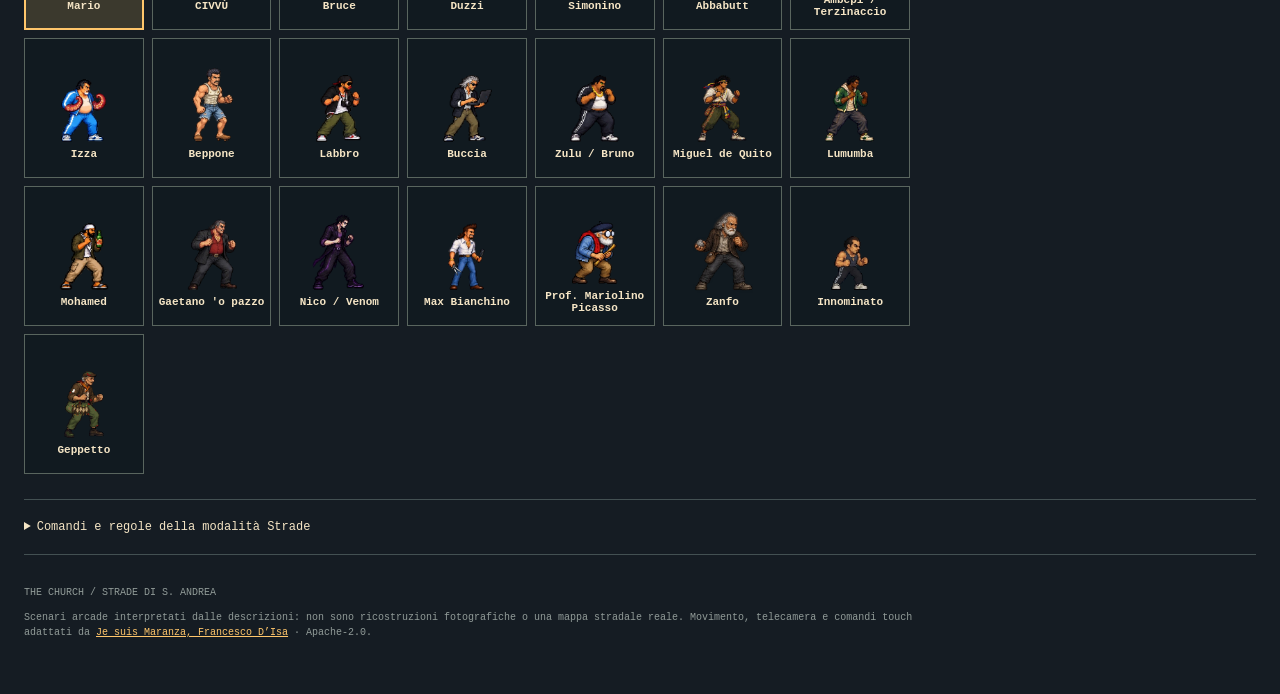
<file: the-church/strade.html>
<!doctype html><html lang="it"><head><meta charset="utf-8"><meta name="viewport" content="width=device-width,initial-scale=1,viewport-fit=cover,user-scalable=no"><meta name="theme-color" content="#151c23"><meta name="mobile-web-app-capable" content="yes"><meta name="apple-mobile-web-app-capable" content="yes"><meta name="screen-orientation" content="landscape"><title>The Church • Strade di S. Andrea</title><link rel="stylesheet" href="streets.css"><link rel="stylesheet" href="touch.css"><link rel="manifest" href="manifest.webmanifest"><meta name="mobile-web-app-capable" content="yes"><meta name="apple-mobile-web-app-capable" content="yes"><meta name="apple-mobile-web-app-status-bar-style" content="black-translucent"><meta name="apple-mobile-web-app-title" content="The Church"><link rel="apple-touch-icon" href="assets/icon-180.png"><meta name="theme-color" content="#000000"></head><body>
<header><a class="brand" href="index.html">THE <b>CHURCH</b><small>S. ANDREA • NOVARA</small></a><div class="headright"><span>43 COMBATTENTI / 12 SCENARI</span><a href="quartiere.html">QUARTIERE · VISTA DALL’ALTO ↗</a><a href="duelli.html">DUELLO CLASSICO ↗</a></div></header>
<main><section class="screen" id="screen"><div class="screenlabel"><span id="location">PARCHETTO ROSA</span><span>STRADE DI S. ANDREA / EDIZIONE 2.7</span></div><canvas id="game" width="1152" height="672" tabindex="0" aria-label="Gioco a scorrimento. WASD per muoversi, J pugno, K calcio, L U I speciali, O super, spazio salto, Maiusc parata."></canvas>
<div class="tc-top"><button id="tpause" aria-label="Pausa">II</button><button id="tsound" aria-label="Audio">×♪</button><button id="tmenu" aria-label="Torna al menu">MENU</button></div>
<div id="menu" class="overlay"><div class="menutitle"><p class="kicker">IL QUARTIERE È L’ARENA</p><h1>ESCI DAL<br><em>RING.</em></h1><p>Attraversa Sant’Andrea. Scegli il tuo combattente.<br>Affrontali tutti, una strada alla volta.</p><p class="phone-only kicker">GIOCA IN ORIZZONTALE · JOYSTICK A SINISTRA, MOSSE A DESTRA</p></div><div class="menubox"><button id="pickbtn" class="phone-only pickrow">COMBATTENTE: <b id="menupick">Mario</b> ▾</button><label>MODALITÀ<select id="mode"><option value="campaign">Percorso • i dodici luoghi</option><option value="survival">Uno contro tutti • sopravvivenza</option></select></label><label>PARTI DA<select id="stage"></select></label><label>DIFFICOLTÀ<select id="difficulty"><option value="facile">Facile</option><option value="normale" selected>Normale</option><option value="difficile">Difficile</option></select></label><button id="start" class="primary" disabled>CARICAMENTO…</button><button id="resume" hidden>RIPRENDI IL PERCORSO</button><a class="btnlink" href="quartiere.html">QUARTIERE · MISSIONI DALL’ALTO →</a><small id="loadinfo">Preparazione dei combattenti…</small></div></div>
<div id="end" class="overlay" hidden><div class="endbox"><p class="kicker" id="endtag">THE CHURCH</p><h2 id="endtitle"></h2><p id="endtext"></p><button class="primary" id="next">CONTINUA</button><button id="home">SELEZIONE</button></div></div>
<div class="rotate" aria-live="polite"><div><b>↻</b><p>Ruota il telefono in orizzontale</p><small>Joystick a sinistra, mosse a destra.</small></div></div>
</section>
<div class="playbar"><p id="status" role="status">Scegli un personaggio qui sotto, poi entra in strada.</p><div><button id="pause">PAUSA</button><button id="sound" aria-pressed="false">AUDIO OFF</button><button id="fullscreen">⛶</button><button id="back">MENU</button></div></div>
<section id="selection"><div class="sectionhead"><div><p class="kicker">IL ROSTER ORIGINALE</p><h2>Scegli chi portare in strada.</h2></div><p id="selected"></p></div><div class="selgrid"><div id="roster"></div><aside id="kit" aria-live="polite"></aside></div></section>
<details><summary>Comandi e regole della modalità Strade</summary><p><b>WASD / frecce:</b> movimento in larghezza e profondità · <b>Spazio:</b> salto · <b>J:</b> pugno · <b>K:</b> calcio · <b>L, U, I</b> (oppure <b>1, 2, 3</b>): le tre speciali · <b>O</b> (oppure <b>4</b>): super · <b>Maiusc:</b> parata · <b>P / Esc:</b> pausa.</p><p><b>Telefono e tablet:</b> gioca in orizzontale. Trascina il pollice nella metà sinistra per muoverti (il joystick compare dove tocchi); a destra ci sono pugno, calcio, salto, parata, le speciali e la super. Ogni pulsante mostra il costo in energia e si scurisce mentre si ricarica.</p><p><b>Energia:</b> parti con 60. Si ricarica col tempo, colpendo e subendo colpi; le bottiglie azzurre con il fulmine ne danno 40. Ogni speciale ha un costo (di solito 20, 30 e 35) e una breve ricarica; la super costa 100. Se l’energia non basta compare la scritta in alto.</p><p>Ogni combattente ha una passiva e speciali diverse: proiettili, cariche, aure, cani e fratelli alleati, stordimenti, contrattacchi, cure. I capi usano anche loro le proprie speciali.</p><p>Elimina l’ondata per aprire il passaggio. Al terzo incontro affronti il capo dello scenario, poi raggiungi l’uscita a destra. Le reliquie e le regole del duello uno contro uno restano nel <a href="duelli.html">Duello classico</a>.</p></details>
<footer><p>THE CHURCH / STRADE DI S. ANDREA</p><p>Scenari arcade interpretati dalle descrizioni: non sono ricostruzioni fotografiche o una mappa stradale reale. Movimento, telecamera e comandi touch adattati da <a href="https://github.com/francescodisa/je-suis-maranza">Je suis Maranza, Francesco D’Isa</a> · Apache-2.0.</p></footer></main>
<script src="roster.js"></script><script src="names.js"></script><script src="powers.js"></script><script src="potenti.js"></script><script src="horse.js"></script><script src="touch.js"></script><script src="hd.js"></script><script src="gamepad.js"></script>
<script src="sfx-data.js"></script>
<script src="music-data.js"></script>
<script src="sfx.js"></script><script src="streets-engine.js"></script><script src="streets-renderer.js"></script><script src="streets-fx.js"></script><script src="streets-main.js"></script><script src="ui-extra.js"></script></body></html>
</file>
<file: the-church/touch.css>
/* The Church 2.2 — comandi touch e modalità orizzontale (Strade e Quartiere). */
.tc{position:absolute;inset:0;z-index:20;pointer-events:none;--b:clamp(46px,14.5vh,76px);--e:max(10px,env(safe-area-inset-left));--er:max(10px,env(safe-area-inset-right));-webkit-user-select:none;user-select:none;-webkit-touch-callout:none}
.tc-left{position:absolute;left:0;bottom:0;width:44%;height:78%;pointer-events:auto;touch-action:none}
.tc-base{position:absolute;left:calc(var(--e) + var(--b)*1.25);top:calc(100% - var(--b)*1.45);width:calc(var(--b)*2.1);height:calc(var(--b)*2.1);transform:translate(-50%,-50%);border-radius:50%;border:2px solid #fff3;background:#0e1a24b0;box-shadow:inset 0 0 26px #b8d2e022;transition:opacity .15s}
.tc-base.on{border-color:#ffe1a088;background:#0e1a24c8}
.tc-knob{position:absolute;left:50%;top:50%;width:44%;height:44%;transform:translate(-50%,-50%);border-radius:50%;background:#f1e3c47a;border:2px solid #fff4d6b0;box-shadow:0 3px 10px #0008}
.tc-hint{position:absolute;left:calc(var(--e) + 6px);bottom:6px;font:700 9px/1 monospace;letter-spacing:2px;color:#ffffff55}
.tc-right{position:absolute;right:var(--er);bottom:max(6px,env(safe-area-inset-bottom));width:calc(var(--b)*4.3);height:calc(var(--b)*4.1);pointer-events:none}
.tc-btn{position:absolute;pointer-events:auto;touch-action:none;border-radius:50%;padding:0;min-height:0;display:flex;flex-direction:column;align-items:center;justify-content:center;overflow:hidden;color:#fff2d7;border:2px solid #ffffff59;background:#1d2a33b8;box-shadow:0 3px #0008;font:700 calc(var(--b)*.32)/1 monospace;-webkit-tap-highlight-color:transparent}
.tc-btn b{font-size:inherit;line-height:1;position:relative;z-index:1}.tc-btn span{font:700 calc(var(--b)*.13)/1.1 monospace;margin-top:3px;letter-spacing:.5px;position:relative;z-index:1}
.tc-btn .tc-cd{position:absolute;left:0;right:0;bottom:0;height:0;background:#000a;z-index:0;pointer-events:none}
.tc-btn.pressed{background:#ffe5b7e0;color:#182134;transform:translateY(2px)}
.tc-punch{width:calc(var(--b)*1.25);height:calc(var(--b)*1.25);right:calc(var(--b)*.95);bottom:0;background:#bb584bb8;border-color:#ffc9a9c9;font-size:calc(var(--b)*.42)}
.tc-kick{width:var(--b);height:var(--b);right:0;bottom:calc(var(--b)*1.1);background:#94703ab0;border-color:#f9d494a8}
.tc-jump{width:calc(var(--b)*.88);height:calc(var(--b)*.88);right:calc(var(--b)*2.3);bottom:0;background:#2c466eb0;border-color:#d9e5f4b0}
.tc-guard{width:calc(var(--b)*.82);height:calc(var(--b)*.82);right:calc(var(--b)*2.35);bottom:calc(var(--b)*.98);background:#4a4f5cb0}
.tc-btn.sp{width:calc(var(--b)*.86);height:calc(var(--b)*.86);background:#276e66b8;border-color:#95dbcaaa;font-size:calc(var(--b)*.15)}
.tc-btn.sp b{font-size:calc(var(--b)*.15);letter-spacing:.3px;max-width:94%;white-space:nowrap;overflow:hidden}
.tc-special1{right:calc(var(--b)*1.18);bottom:calc(var(--b)*1.36)}
.tc-special2{right:calc(var(--b)*2.14);bottom:calc(var(--b)*1.92)}
.tc-special3{right:calc(var(--b)*1.2);bottom:calc(var(--b)*2.34)}
.tc-btn.sup{width:var(--b);height:var(--b);right:0;bottom:calc(var(--b)*2.25);background:#5b3e78b8;border-color:#d3b6ff99}
.tc-btn.sup b{font-size:calc(var(--b)*.36)}
.tc-btn.ready{border-color:#b3fff0;box-shadow:0 0 0 3px #55bbab66}
.tc-btn.sup.ready{border-color:#ffe08a;box-shadow:0 0 0 4px #ffd36b88;animation:tcpulse 1s infinite}
.tc-btn.off{opacity:.55;filter:saturate(.4)}
@keyframes tcpulse{50%{box-shadow:0 0 0 8px #ffd36b33}}
/* auto/azione del Quartiere */
.tc-car{width:calc(var(--b)*.95);height:calc(var(--b)*.95);right:calc(var(--b)*2.35);bottom:calc(var(--b)*1.95);background:#3a5f2fb8;border-color:#c6f2a4aa}
.tc-brake{width:calc(var(--b)*.82);height:calc(var(--b)*.82);right:calc(var(--b)*2.35);bottom:calc(var(--b)*.98);background:#6a3b3bb8}
.tc-top{display:none;position:absolute;top:max(8px,env(safe-area-inset-top));left:50%;transform:translateX(-50%);z-index:25;gap:6px}
.tc-top button{min-height:36px;min-width:42px;padding:4px 9px;background:#171b2bcc;border:1px solid #efd8ae66;font:700 13px monospace}
.rotate{display:none}
/* Telefono: in gioco lo schermo occupa tutto, in orizzontale. */
html.phone-ui.playing,html.phone-ui.playing body{height:var(--vh,100vh);overflow:hidden;overscroll-behavior:none}
html.phone-ui.playing header,html.phone-ui.playing .playbar,html.phone-ui.playing details,html.phone-ui.playing footer,html.phone-ui.playing #selection{display:none!important}
html.phone-ui.playing main{padding:0;max-width:none}
html.phone-ui.playing .screen{position:fixed;inset:0;z-index:100;border:0;box-shadow:none;background:#000;display:flex;align-items:center;justify-content:center}
html.phone-ui.playing .screen canvas{width:100%;height:100%;max-height:none;object-fit:contain}
html.phone-ui.playing .screenlabel{display:none}
html.phone-ui.playing .overlay{inset:0}
html.phone-ui.playing .tc-top,html.playing .screen:fullscreen .tc-top{display:flex}
/* Verticale: niente blocco. Schermo di gioco in alto, comandi sotto (stile console portatile). */
html.phone-ui.is-portrait.playing .screen{align-items:flex-start;padding-top:max(8px,env(safe-area-inset-top))}
html.phone-ui.is-portrait.playing .screen canvas{height:auto!important;max-height:58vh}
html.phone-ui.is-portrait.playing .tc{--b:clamp(46px,13vw,64px)}
html.phone-ui.is-portrait.playing .tc-left{height:55%;width:46%}
html.phone-ui.is-portrait.playing .tc-top{top:calc(min(58.4vw,58vh) + 22px)!important;bottom:auto!important}
@keyframes spin{0%,30%{transform:rotate(0)}60%,100%{transform:rotate(90deg)}}
/* Menu compatto in orizzontale su telefono */
html.phone-ui .phone-only{display:block}
html.phone-ui header{padding:8px 14px}html.phone-ui .brand{font-size:20px}html.phone-ui .brand small{margin-top:4px}
html.phone-ui main{padding:6px}
html.phone-ui .overlay{inset:0;padding:10px 3%;gap:14px}
html.phone-ui .menutitle h1{font-size:clamp(26px,9vh,46px);margin:4px 0 8px}
html.phone-ui .menutitle p:not(.kicker){display:none}
html.phone-ui .menutitle p.phone-only{display:block;font-size:9px}
html.phone-ui .menubox{width:min(330px,52%);padding:10px;max-height:96%;overflow:auto}
html.phone-ui .menubox label{margin-bottom:6px;font-size:9px}html.phone-ui .menubox select{padding:6px;font-size:12px;margin-top:2px}
html.phone-ui .menubox button,html.phone-ui .btnlink{min-height:38px;padding:7px;font-size:11px;margin:4px 0}
html.phone-ui .pickrow{text-align:left;background:#233a3a;border-color:#8bd5cd}
html.phone-ui .menubox small{display:none}
html.phone-ui .screenlabel{padding:5px 10px}
html.phone-ui .endbox{padding:14px}html.phone-ui .endbox h2{font-size:30px;margin:6px}
html.phone-ui .screen canvas{max-height:calc(var(--vh,100vh) - 64px);object-fit:contain;background:#000}
html.phone-ui.is-portrait.playing .cabinet{align-items:flex-start!important;padding-top:max(8px,env(safe-area-inset-top))!important}
html.phone-ui.is-portrait.playing .cabinet canvas{height:auto!important;max-height:58vh}
html.phone-ui.is-portrait.playing .tc::before{content:'↻  in orizzontale si gioca meglio';position:absolute;left:0;right:0;top:calc(min(58.4vw,58vh) + 90px);text-align:center;font:700 11px/1 monospace;letter-spacing:2px;color:#ffffff55}
/* TV / RetroPie: gioco a tutto schermo, niente pulsanti a video */
html.tv .tc,html.tv .tc-top{display:none!important}
html.tv body{cursor:none}
/* 2.4 — Comandi FUORI dal riquadro di gioco (telefono in orizzontale): joystick a sinistra, pulsanti a destra. */
html.side-ctrl.phone-ui.playing:not(.is-portrait) .screen canvas,html.side-ctrl.phone-ui.playing:not(.is-portrait) .cabinet canvas{width:calc(100% - 2*var(--side,160px))!important;margin:0 auto}
html.side-ctrl.phone-ui.playing:not(.is-portrait) .tc-left{width:var(--side,160px);height:100%;top:0;bottom:auto;background:linear-gradient(90deg,#0b1116,#121a21)}
html.side-ctrl.phone-ui.playing:not(.is-portrait) .tc-right{right:0;bottom:0;width:var(--side,160px);height:100%;background:linear-gradient(270deg,#0b1116,#121a21)}
html.side-ctrl.phone-ui.playing:not(.is-portrait) .tc-base{left:50%;top:62%;width:calc(var(--side,160px)*.8);height:calc(var(--side,160px)*.8)}
html.side-ctrl.phone-ui.playing:not(.is-portrait) .tc-hint{left:8px;right:8px;text-align:center}
html.side-ctrl.phone-ui.playing:not(.is-portrait) .tc-top{left:max(4px,env(safe-area-inset-left))!important;right:auto!important;top:max(6px,env(safe-area-inset-top))!important;bottom:auto!important;transform:none!important;width:calc(var(--side,160px) - 8px);flex-wrap:wrap;justify-content:center;gap:4px}
html.side-ctrl.phone-ui.playing:not(.is-portrait) .tc-top button{min-height:30px;min-width:34px;padding:2px 6px;font-size:11px}
/* Pulsante GIOCA sempre visibile nei menu sul telefono */
html.phone-ui:not(.playing) #start{position:fixed!important;right:max(12px,env(safe-area-inset-right));bottom:max(12px,env(safe-area-inset-bottom));left:auto!important;width:auto!important;max-width:60vw;z-index:60;box-shadow:0 6px 18px #000a,0 0 0 2px #ffe1a0;order:0!important}
</file>
<file: the-church/streets.css>
:root{color-scheme:dark;--ink:#f5e5c5;--gold:#ffc66b;--muted:#a5ada9}*{box-sizing:border-box}body{margin:0;background:#151c23;color:var(--ink);font:14px/1.5 ui-monospace,Consolas,monospace}header{padding:22px 4vw;display:flex;justify-content:space-between;align-items:center;border-bottom:1px solid #384247}.brand{font:900 32px/1 Impact,'Arial Narrow',sans-serif;letter-spacing:1px;text-decoration:none;color:var(--ink)}.brand b{color:var(--gold)}.brand small{display:block;font:10px monospace;letter-spacing:4px;margin-top:9px}.headright{display:flex;gap:25px;font-size:11px;color:var(--muted)}a{color:var(--gold)}main{max-width:1360px;margin:auto;padding:24px}.screen{position:relative;background:#0e141b;border:1px solid #5f635b;box-shadow:0 24px 90px #0005;overflow:hidden}.screenlabel{padding:9px 14px;display:flex;justify-content:space-between;font-size:10px;letter-spacing:1px;background:#202b30;color:#d2be95}canvas{width:100%;height:auto;display:block;outline:none;touch-action:none}.overlay{position:absolute;inset:34px 0 0;background:linear-gradient(90deg,#101d26f5,#101d2699);display:flex;align-items:center;justify-content:space-between;padding:5%;gap:35px}.menutitle h1{font:900 clamp(35px,6vw,86px)/.95 Impact,'Arial Narrow',sans-serif;letter-spacing:2px;margin:12px 0 25px}.menutitle em{color:var(--gold);font-style:normal}.menutitle p{color:#d1d3c9}.kicker{font-size:10px;letter-spacing:3px;color:var(--gold)!important}.menubox{width:300px;min-width:240px;padding:24px;background:#17252bea;border:1px solid #6e7569}label{display:block;font-size:10px;letter-spacing:1px;margin-bottom:15px}select{width:100%;margin-top:5px;padding:11px 8px;background:#223237;border:1px solid #536366;color:var(--ink);font:13px monospace}button{background:#233137;border:1px solid #59655e;color:var(--ink);padding:10px 15px;cursor:pointer;font:bold 12px monospace;min-height:42px}button:hover{background:#42534f}button:focus-visible,a:focus-visible,select:focus-visible{outline:3px solid #ffd17a;outline-offset:3px}button.primary{background:var(--gold);color:#182129;border-color:var(--gold)}button:disabled{opacity:.5;cursor:wait}.menubox button{width:100%;margin:6px 0}.menubox small{font-size:10px;color:var(--muted)}.playbar{display:flex;justify-content:space-between;align-items:center;gap:18px;margin:12px 0}.playbar p{color:var(--muted);font-size:12px}.playbar div{display:flex;gap:5px}.sectionhead{display:flex;justify-content:space-between;align-items:center;margin-top:35px}.sectionhead h2{margin:0 0 15px;font-size:22px}#selected{color:var(--gold);text-align:right;font-size:12px;max-width:400px}#roster{display:grid;grid-template-columns:repeat(auto-fill,minmax(108px,1fr));gap:8px}.fighter{padding:0 4px 8px;background:#111a20;min-height:140px;font-size:11px;position:relative}.fighter[aria-pressed=true]{border:2px solid var(--gold);background:#3b392d}.fighter .portrait{display:block;width:100px;height:100px;margin:0 auto;background-size:400px 400px}.fighter b{display:block}details{margin-top:25px;padding:18px 0;border-top:1px solid #435052;color:var(--muted);font-size:12px}summary{cursor:pointer;color:var(--ink)}footer{padding:20px 0;font-size:10px;color:#919b98;border-top:1px solid #435052}footer p:last-child{max-width:900px}.endbox{margin:auto;text-align:center;background:#12212aef;padding:32px;border:1px solid var(--gold)}.endbox h2{font:48px Impact,sans-serif;color:var(--gold)}[hidden]{display:none!important}.screen:fullscreen{display:flex;flex-direction:column;justify-content:center;background:#101b20}.screen:fullscreen canvas{max-height:95vh;object-fit:contain}.screen:fullscreen .screenlabel{display:none}@media(max-width:700px){main{padding:8px}header{padding:16px}.headright span{display:none}.brand{font-size:25px}.overlay{padding:15px;gap:10px;inset:30px 0 0}.menutitle p:not(.kicker){display:none}.menutitle h1{font-size:35px;margin:8px 0}.menutitle .kicker{font-size:8px}.menubox{padding:10px;min-width:180px;width:48%}.menubox label{margin-bottom:5px;font-size:8px}.menubox select{padding:5px;font-size:10px}.menubox button{padding:6px;min-height:30px;font-size:10px}.menubox small{display:none}.screenlabel{font-size:8px;padding:7px}.screenlabel span:last-child{display:none}.sectionhead{display:block}.sectionhead h2{font-size:18px}#selected{text-align:left}#roster{grid-template-columns:repeat(3,1fr)}.playbar{flex-wrap:wrap;gap:2px}.playbar p{margin:4px 0}.playbar button{font-size:10px;padding:8px}.endbox{padding:10px}.endbox h2{font-size:28px;margin:8px}.endbox p{font-size:11px}}@media(max-width:450px){.menutitle h1{font-size:26px}.menubox{min-width:166px}.overlay{padding:7px}}
/* 2.2 — scheda poteri, collegamenti, menu compatto */
.selgrid{display:grid;grid-template-columns:1fr 330px;gap:16px;align-items:start}
#kit{position:sticky;top:10px;background:#17252b;border:1px solid #4f5d5a;padding:14px;font-size:12px;color:#d6d2c2}
#kit ul{list-style:none;margin:0;padding:0}#kit li{margin:0 0 12px}#kit li span{color:#a8b4ae}#kit small{color:#8bd5cd}
#kit kbd{display:inline-block;min-width:20px;text-align:center;border:1px solid #59655e;background:#233137;padding:0 4px;margin-right:3px;font:11px monospace;color:#ffe1a0}
.kit-passive{margin:0 0 12px;padding-bottom:10px;border-bottom:1px solid #435052}.kit-passive b,.kit-super b{color:var(--gold)}
.btnlink{display:block;text-align:center;margin:8px 0 6px;padding:10px;border:1px solid #6f9d93;color:#bff6e8;text-decoration:none;font:bold 11px monospace;background:#173633}
.btnlink:hover{background:#21504a}
.headright a{white-space:nowrap}
.phone-only{display:none}
@media(max-width:900px){.selgrid{grid-template-columns:1fr}#kit{position:static}}
</file>
